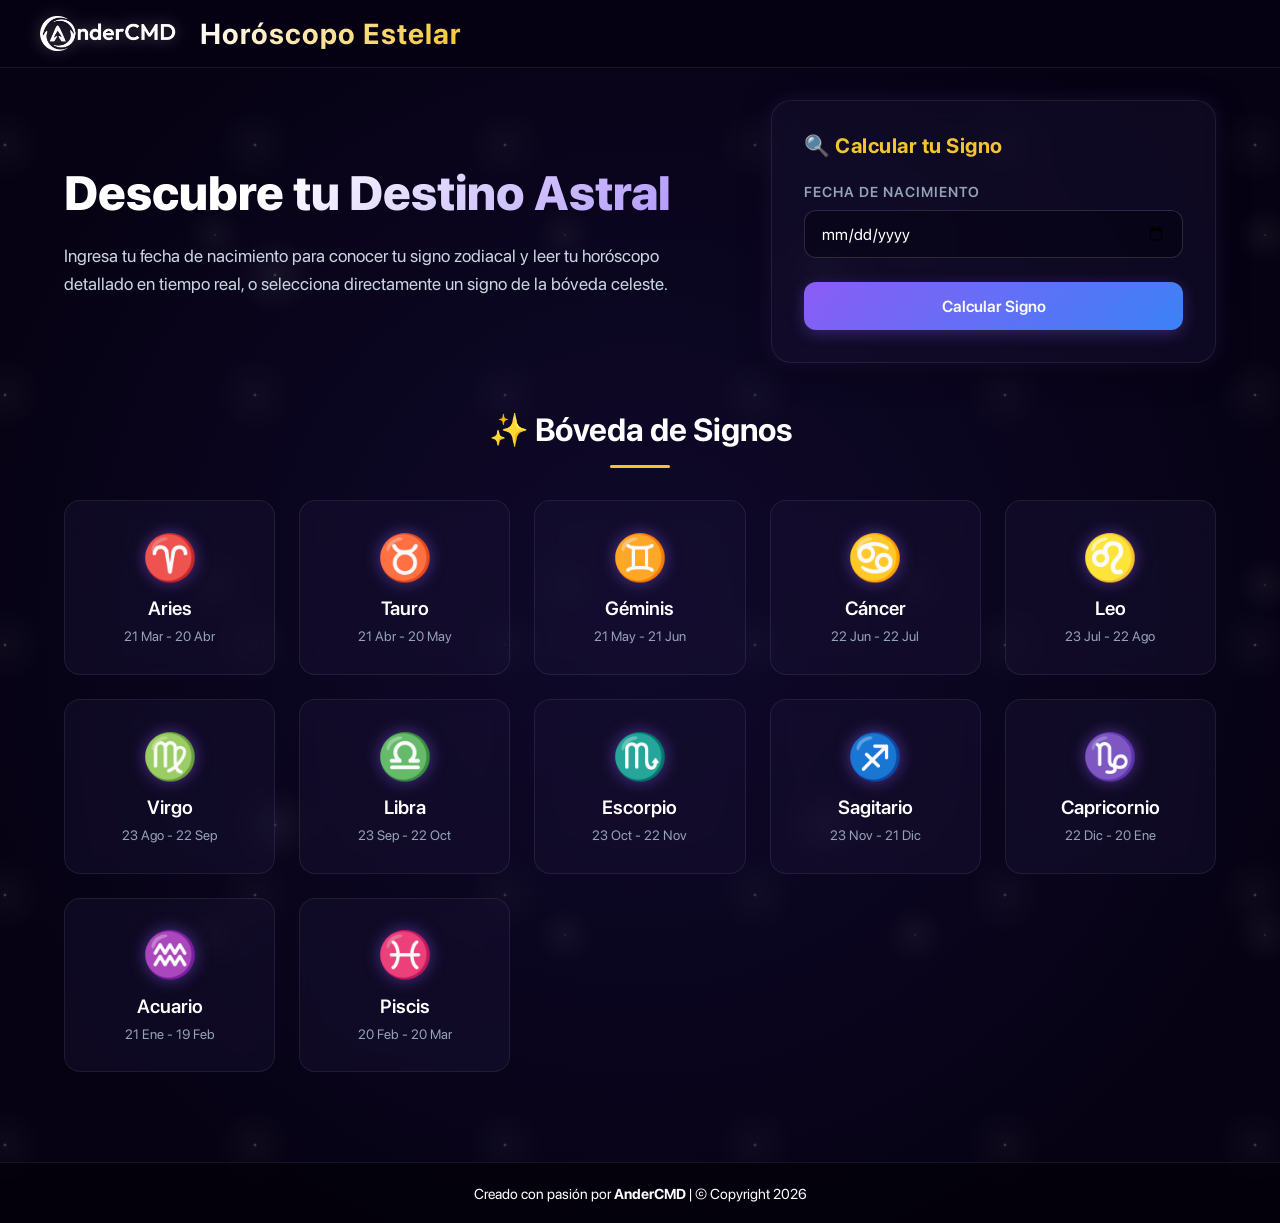
<file: Horoscope/index.html>
<!DOCTYPE html>
<html lang="es">
<head>
    <meta charset="UTF-8">
    <meta name="viewport" content="width=device-width, initial-scale=1.0">
    <title>AnderCMD | Horóscopo Estelar - Tu Horóscopo Diario y Signo Zodiacal</title>
    <meta name="description" content="Descubre tu signo zodiacal y consulta tu horóscopo diario en tiempo real. Predicciones astrológicas personalizadas de salud, amor, dinero y trabajo.">
    <meta name="keywords" content="horóscopo, horóscopo diario, calcular signo zodiacal, astrología, predicciones astrológicas, zodíaco, aries, tauro, géminis, cáncer, leo, virgo, libra, escorpio, sagitario, capricornio, acuario, piscis, andercmd">
    <meta name="author" content="AnderCMD">
    
    <!-- Open Graph / Facebook -->
    <meta property="og:type" content="website">
    <meta property="og:title" content="AnderCMD | Horóscopo Estelar - Tu Horóscopo Diario">
    <meta property="og:description" content="Calcula tu signo zodiacal y lee predicciones detalladas de las estrellas en tiempo real con una interfaz cósmica interactiva.">
    <meta property="og:image" content="../Global/Logos/Logo-Blanco.png">
    
    <!-- Twitter -->
    <meta property="twitter:card" content="summary_large_image">
    <meta property="twitter:title" content="AnderCMD | Horóscopo Estelar">
    <meta property="twitter:description" content="Calcula tu signo zodiacal y lee predicciones detalladas de las estrellas en tiempo real.">
    
    <link rel="shortcut icon" href="../Global/Icons/Icono-Blanco.ico" type="image/x-icon">
    <!-- Styles -->
    <link rel="stylesheet" href="./css/styles.css">
</head>
<body>
    <div class="stars-bg"></div>
    <div class="twinkling-bg"></div>

    <header>
        <div class="header-container">
            <img src="../Global/Logos/Logo-Blanco.png" alt="Logo de AnderCMD" class="Logo">
            <h1>Horóscopo Estelar</h1>
        </div>
    </header>

    <main>
        <section class="hero-section">
            <div class="hero-content">
                <h2>Descubre tu Destino Astral</h2>
                <p>Ingresa tu fecha de nacimiento para conocer tu signo zodiacal y leer tu horóscopo detallado en tiempo real, o selecciona directamente un signo de la bóveda celeste.</p>
            </div>

            <!-- Calculator Form -->
            <div class="calculator-card">
                <h3>🔍 Calcular tu Signo</h3>
                <form id="calcForm" onsubmit="calculateSign(event)">
                    <div class="form-group">
                        <label for="Fecha">Fecha de Nacimiento</label>
                        <input type="date" id="Fecha" required>
                    </div>
                    <button type="submit" class="btn-primary">Calcular Signo</button>
                </form>
            </div>
        </section>

        <!-- Zodiac Grid -->
        <section class="grid-section">
            <h3>✨ Bóveda de Signos</h3>
            <div class="zodiac-grid" id="zodiacGrid">
                <div class="zodiac-card" data-sign="Aries" onclick="selectSign('Aries')">
                    <span class="zodiac-symbol">♈️</span>
                    <h4>Aries</h4>
                    <span class="zodiac-date">21 Mar - 20 Abr</span>
                </div>
                <div class="zodiac-card" data-sign="Taurus" onclick="selectSign('Taurus')">
                    <span class="zodiac-symbol">♉️</span>
                    <h4>Tauro</h4>
                    <span class="zodiac-date">21 Abr - 20 May</span>
                </div>
                <div class="zodiac-card" data-sign="Gemini" onclick="selectSign('Gemini')">
                    <span class="zodiac-symbol">♊️</span>
                    <h4>Géminis</h4>
                    <span class="zodiac-date">21 May - 21 Jun</span>
                </div>
                <div class="zodiac-card" data-sign="Cancer" onclick="selectSign('Cancer')">
                    <span class="zodiac-symbol">♋️</span>
                    <h4>Cáncer</h4>
                    <span class="zodiac-date">22 Jun - 22 Jul</span>
                </div>
                <div class="zodiac-card" data-sign="Leo" onclick="selectSign('Leo')">
                    <span class="zodiac-symbol">♌️</span>
                    <h4>Leo</h4>
                    <span class="zodiac-date">23 Jul - 22 Ago</span>
                </div>
                <div class="zodiac-card" data-sign="Virgo" onclick="selectSign('Virgo')">
                    <span class="zodiac-symbol">♍️</span>
                    <h4>Virgo</h4>
                    <span class="zodiac-date">23 Ago - 22 Sep</span>
                </div>
                <div class="zodiac-card" data-sign="Libra" onclick="selectSign('Libra')">
                    <span class="zodiac-symbol">♎️</span>
                    <h4>Libra</h4>
                    <span class="zodiac-date">23 Sep - 22 Oct</span>
                </div>
                <div class="zodiac-card" data-sign="Scorpio" onclick="selectSign('Scorpio')">
                    <span class="zodiac-symbol">♏️</span>
                    <h4>Escorpio</h4>
                    <span class="zodiac-date">23 Oct - 22 Nov</span>
                </div>
                <div class="zodiac-card" data-sign="Sagittarius" onclick="selectSign('Sagittarius')">
                    <span class="zodiac-symbol">♐️</span>
                    <h4>Sagitario</h4>
                    <span class="zodiac-date">23 Nov - 21 Dic</span>
                </div>
                <div class="zodiac-card" data-sign="Capricorn" onclick="selectSign('Capricorn')">
                    <span class="zodiac-symbol">♑️</span>
                    <h4>Capricornio</h4>
                    <span class="zodiac-date">22 Dic - 20 Ene</span>
                </div>
                <div class="zodiac-card" data-sign="Aquarius" onclick="selectSign('Aquarius')">
                    <span class="zodiac-symbol">♒️</span>
                    <h4>Acuario</h4>
                    <span class="zodiac-date">21 Ene - 19 Feb</span>
                </div>
                <div class="zodiac-card" data-sign="Pisces" onclick="selectSign('Pisces')">
                    <span class="zodiac-symbol">♓️</span>
                    <h4>Piscis</h4>
                    <span class="zodiac-date">20 Feb - 20 Mar</span>
                </div>
            </div>
        </section>

        <!-- Horoscope Details Panel / Modal -->
        <div id="horoscopeModal" class="modal">
            <div class="modal-content">
                <span class="close-btn" onclick="closeModal()">&times;</span>
                
                <!-- Loading State -->
                <div class="loader-container" id="modalLoader">
                    <div class="nebula-spinner"></div>
                    <p>Consultando a las estrellas...</p>
                </div>

                <!-- Main Content (Hidden initially) -->
                <div id="modalData" class="modal-data hidden">
                    <div class="modal-header">
                        <div class="sign-header-info">
                            <span id="modalSignEmoji" class="modal-emoji"></span>
                            <div>
                                <h2 id="modalSignName"></h2>
                                <p id="modalSignDates" class="sub-text"></p>
                            </div>
                        </div>
                        <div class="date-badge" id="modalHoroscopeDate"></div>
                    </div>

                    <div class="modal-body-grid">
                        <!-- Theme & Insights -->
                        <div class="theme-card card-glow">
                            <h3>Tema General de Hoy</h3>
                            <p id="modalThemeText" class="theme-text"></p>
                        </div>

                        <!-- Lucky Elements -->
                        <div class="lucky-card card-glow">
                            <h3>Elementos de la Suerte</h3>
                            <div class="lucky-grid">
                                <div class="lucky-item">
                                    <span class="label">Números</span>
                                    <span id="luckyNumbers" class="value"></span>
                                </div>
                                <div class="lucky-item">
                                    <span class="label">Colores</span>
                                    <span id="luckyColors" class="value"></span>
                                </div>
                                <div class="lucky-item">
                                    <span class="label">Piedras</span>
                                    <span id="luckyStones" class="value"></span>
                                </div>
                                <div class="lucky-item">
                                    <span class="label">Fase Lunar</span>
                                    <span id="moonPhase" class="value"></span>
                                </div>
                            </div>
                        </div>

                        <!-- Life Areas Predictions -->
                        <div class="predictions-section">
                            <h3>Predicciones por Área</h3>
                            <div class="areas-grid" id="areasGrid">
                                <!-- Injected dynamically via JS -->
                            </div>
                        </div>

                        <!-- Daily Tips -->
                        <div class="tips-card card-glow">
                            <h3>Consejos de las Estrellas</h3>
                            <ul id="modalTipsList" class="tips-list"></ul>
                        </div>
                    </div>
                </div>
            </div>
        </div>
    </main>

    <footer>
        <p>Creado con pasión por <b>AnderCMD</b> | <span>© Copyright 2026</span></p>
    </footer>

    <!-- Scripts -->
    <script src="./js/horoscope.js"></script>
</body>
</html>
</file>
<file: Horoscope/css/styles.css>
@font-face {
    font-family: 'SF Pro Display';
    src: url('../../Global/Fonts/SF-Pro-Display-Thin.woff2') format('woff2');
    font-weight: 300;
    font-style: normal;
}

@font-face {
    font-family: 'SF Pro Display';
    src: url('../../Global/Fonts/SF-Pro-Display-Regular.woff2') format('woff2');
    font-weight: 400;
    font-style: normal;
}

@font-face {
    font-family: 'SF Pro Display';
    src: url('../../Global/Fonts/SF-Pro-Display-Medium.woff2') format('woff2');
    font-weight: 500;
    font-style: normal;
}

@font-face {
    font-family: 'SF Pro Display';
    src: url('../../Global/Fonts/SF-Pro-Display-Semibold.woff2') format('woff2');
    font-weight: 600;
    font-style: normal;
}

@font-face {
    font-family: 'SF Pro Display';
    src: url('../../Global/Fonts/SF-Pro-Display-Bold.woff2') format('woff2');
    font-weight: 700;
    font-style: normal;
}

@font-face {
    font-family: 'SF Pro Display';
    src: url('../../Global/Fonts/SF-Pro-Display-Heavy.woff2') format('woff2');
    font-weight: 800;
    font-style: normal;
}

/* --- Reset & Global --- */
* {
    box-sizing: border-box;
    padding: 0;
    margin: 0;
    text-decoration: none;
    color: #ffffff;
    font-family: 'SF Pro Display', -apple-system, BlinkMacSystemFont, "SF Pro Text", "SF Pro", "Helvetica Neue", Helvetica, Arial, sans-serif;
}

:root {
    --bg-primary: #060213;
    --bg-secondary: #0d0626;
    --accent-gold: #f4c430;
    --accent-purple: #8b5cf6;
    --accent-blue: #3b82f6;
    --card-bg: rgba(25, 18, 52, 0.45);
    --border-color: rgba(255, 255, 255, 0.08);
    --shadow-glow: rgba(139, 92, 246, 0.15);
}

body {
    background-color: var(--bg-primary);
    min-height: 100vh;
    display: flex;
    flex-direction: column;
    overflow-x: hidden;
    position: relative;
}

/* Star Backgrounds */
.stars-bg {
    position: absolute;
    width: 100%;
    height: 100%;
    top: 0;
    left: 0;
    z-index: -2;
    background-image: 
        radial-gradient(white, rgba(255,255,255,.2) 2px, transparent 40px),
        radial-gradient(white, rgba(255,255,255,.15) 1px, transparent 30px),
        radial-gradient(white, rgba(255,255,255,.1) 2px, transparent 40px);
    background-size: 550px 550px, 350px 350px, 250px 250px;
    background-position: 0 0, 40px 60px, 130px 270px;
    opacity: 0.3;
}

.twinkling-bg {
    position: absolute;
    width: 100%;
    height: 100%;
    top: 0;
    left: 0;
    z-index: -1;
    background: radial-gradient(circle at 50% 50%, rgba(30, 20, 80, 0.4) 0%, transparent 80%);
    pointer-events: none;
}

/* --- Header --- */
header {
    background: rgba(6, 2, 19, 0.8);
    backdrop-filter: blur(12px);
    border-bottom: 1px solid var(--border-color);
    padding: 1em 2em;
    position: sticky;
    top: 0;
    z-index: 10;
}

.header-container {
    max-width: 1200px;
    margin: 0 auto;
    display: flex;
    align-items: center;
    gap: 1.5em;
}

header .Logo {
    height: 2.2em;
    filter: drop-shadow(0 0 8px rgba(255, 255, 255, 0.3));
    transition: transform 0.3s ease;
}

header .Logo:hover {
    transform: rotate(360deg);
}

header h1 {
    font-size: 1.8em;
    font-weight: 700;
    letter-spacing: 1px;
    background: linear-gradient(135deg, #ffffff 0%, var(--accent-gold) 100%);
    -webkit-background-clip: text;
    background-clip: text;
    -webkit-text-fill-color: transparent;
}

/* --- Main Layout --- */
main {
    flex-grow: 1;
    max-width: 1200px;
    width: 100%;
    margin: 0 auto;
    padding: 2em 1.5em;
    display: flex;
    flex-direction: column;
    gap: 3em;
}

/* --- Hero & Calculator --- */
.hero-section {
    display: grid;
    grid-template-columns: 1.2fr 0.8fr;
    align-items: center;
    gap: 2.5em;
}

.hero-content h2 {
    font-size: 3em;
    font-weight: 800;
    margin-bottom: 0.4em;
    line-height: 1.2;
    background: linear-gradient(135deg, #ffffff 30%, #a78bfa 100%);
    -webkit-background-clip: text;
    background-clip: text;
    -webkit-text-fill-color: transparent;
}

.hero-content p {
    color: #cbd5e1;
    font-size: 1.1em;
    line-height: 1.6;
}

/* Calculator Card */
.calculator-card {
    background: var(--card-bg);
    border: 1px solid var(--border-color);
    border-radius: 1.25rem;
    padding: 2em;
    backdrop-filter: blur(16px);
    box-shadow: 0 8px 32px 0 rgba(0, 0, 0, 0.37), 0 0 20px var(--shadow-glow);
}

.calculator-card h3 {
    font-size: 1.3em;
    margin-bottom: 1.2em;
    color: var(--accent-gold);
    letter-spacing: 0.5px;
}

.form-group {
    display: flex;
    flex-direction: column;
    gap: 0.6em;
    margin-bottom: 1.5em;
}

.form-group label {
    font-size: 0.9em;
    color: #94a3b8;
    text-transform: uppercase;
    letter-spacing: 1px;
    font-weight: 600;
}

.form-group input {
    width: 100%;
    padding: 0.8em 1em;
    border-radius: 0.75rem;
    background: rgba(6, 2, 19, 0.6);
    border: 1px solid rgba(255, 255, 255, 0.15);
    color: white;
    font-size: 1em;
    transition: all 0.3s ease;
}

.form-group input:focus {
    outline: none;
    border-color: var(--accent-purple);
    box-shadow: 0 0 10px rgba(139, 92, 246, 0.4);
}

.btn-primary {
    width: 100%;
    padding: 0.9em;
    border: none;
    border-radius: 0.75rem;
    background: linear-gradient(135deg, var(--accent-purple) 0%, var(--accent-blue) 100%);
    font-size: 1em;
    font-weight: 600;
    cursor: pointer;
    transition: all 0.3s ease;
    box-shadow: 0 4px 15px rgba(139, 92, 246, 0.3);
}

.btn-primary:hover {
    transform: translateY(-2px);
    box-shadow: 0 6px 20px rgba(139, 92, 246, 0.5);
    filter: brightness(1.1);
}

/* --- Bóveda de Signos (Grid) --- */
.grid-section h3 {
    font-size: 2em;
    margin-bottom: 1em;
    text-align: center;
    position: relative;
}

.grid-section h3::after {
    content: '';
    display: block;
    width: 60px;
    height: 3px;
    background: var(--accent-gold);
    margin: 0.5em auto 0;
    border-radius: 2px;
}

.zodiac-grid {
    display: grid;
    grid-template-columns: repeat(auto-fill, minmax(180px, 1fr));
    gap: 1.5em;
}

.zodiac-card {
    background: var(--card-bg);
    border: 1px solid var(--border-color);
    border-radius: 1rem;
    padding: 1.8em 1em;
    text-align: center;
    cursor: pointer;
    transition: all 0.3s cubic-bezier(0.4, 0, 0.2, 1);
    backdrop-filter: blur(10px);
}

.zodiac-card:hover {
    transform: translateY(-8px);
    border-color: var(--accent-purple);
    box-shadow: 0 10px 25px rgba(139, 92, 246, 0.25), 0 0 15px var(--shadow-glow);
    background: rgba(25, 18, 52, 0.7);
}

.zodiac-symbol {
    font-size: 2.8em;
    display: block;
    margin-bottom: 0.3em;
    filter: drop-shadow(0 0 8px rgba(139, 92, 246, 0.5));
    transition: transform 0.3s ease;
}

.zodiac-card:hover .zodiac-symbol {
    transform: scale(1.15) rotate(5deg);
}

.zodiac-card h4 {
    font-size: 1.2em;
    font-weight: 600;
    margin-bottom: 0.3em;
}

.zodiac-date {
    font-size: 0.85em;
    color: #94a3b8;
}

/* --- Modal & Results --- */
.modal {
    display: none;
    position: fixed;
    top: 0;
    left: 0;
    width: 100%;
    height: 100%;
    background: rgba(3, 1, 10, 0.85);
    backdrop-filter: blur(12px);
    z-index: 100;
    justify-content: center;
    align-items: center;
    opacity: 0;
    transition: opacity 0.4s ease;
    padding: 1.5em;
}

.modal.active {
    display: flex;
    opacity: 1;
}

.modal-content {
    background: var(--bg-secondary);
    border: 1px solid rgba(255, 255, 255, 0.1);
    border-radius: 1.5rem;
    max-width: 900px;
    width: 100%;
    max-height: 90vh;
    overflow-y: auto;
    position: relative;
    padding: 2.5em;
    box-shadow: 0 15px 50px rgba(0, 0, 0, 0.8), 0 0 40px var(--shadow-glow);
    animation: slideUp 0.4s cubic-bezier(0.4, 0, 0.2, 1);
}

.close-btn {
    position: absolute;
    top: 1.2em;
    right: 1.5em;
    font-size: 2em;
    cursor: pointer;
    color: #94a3b8;
    transition: color 0.3s ease;
}

.close-btn:hover {
    color: white;
}

/* Scrollbar customization for Modal */
.modal-content::-webkit-scrollbar {
    width: 8px;
}
.modal-content::-webkit-scrollbar-track {
    background: rgba(6, 2, 19, 0.5);
    border-radius: 4px;
}
.modal-content::-webkit-scrollbar-thumb {
    background: rgba(139, 92, 246, 0.5);
    border-radius: 4px;
}

/* Loader */
.loader-container {
    display: flex;
    flex-direction: column;
    align-items: center;
    gap: 1.5em;
    padding: 4em 0;
}

.nebula-spinner {
    width: 60px;
    height: 60px;
    border: 4px solid rgba(139, 92, 246, 0.2);
    border-top-color: var(--accent-gold);
    border-bottom-color: var(--accent-purple);
    border-radius: 50%;
    animation: spin 1.2s linear infinite;
}

/* Modal Content Grid */
.modal-data {
    display: flex;
    flex-direction: column;
    gap: 2em;
}

.modal-header {
    display: flex;
    justify-content: space-between;
    align-items: center;
    border-bottom: 1px solid var(--border-color);
    padding-bottom: 1.5em;
    gap: 1em;
}

.sign-header-info {
    display: flex;
    align-items: center;
    gap: 1.2em;
}

.modal-emoji {
    font-size: 3.5em;
    filter: drop-shadow(0 0 10px var(--accent-purple));
}

#modalSignName {
    font-size: 2.2em;
    font-weight: 700;
}

.sub-text {
    color: #94a3b8;
}

.date-badge {
    background: linear-gradient(135deg, rgba(139, 92, 246, 0.3) 0%, rgba(59, 82, 246, 0.3) 100%);
    border: 1px solid rgba(139, 92, 246, 0.3);
    padding: 0.5em 1.2em;
    border-radius: 2rem;
    font-weight: 600;
    font-size: 0.9em;
}

/* Cards & Layout */
.modal-body-grid {
    display: flex;
    flex-direction: column;
    gap: 1.8em;
}

.card-glow {
    background: rgba(255, 255, 255, 0.03);
    border: 1px solid var(--border-color);
    border-radius: 1rem;
    padding: 1.8em;
}

.theme-card {
    border-left: 4px solid var(--accent-gold);
}

.theme-card h3, .lucky-card h3, .predictions-section h3, .tips-card h3 {
    font-size: 1.1em;
    text-transform: uppercase;
    letter-spacing: 1px;
    margin-bottom: 1em;
    color: var(--accent-gold);
    font-weight: 600;
}

.theme-text {
    font-size: 1.15em;
    line-height: 1.6;
    color: #e2e8f0;
}

/* Lucky Grid */
.lucky-grid {
    display: grid;
    grid-template-columns: repeat(4, 1fr);
    gap: 1.5em;
}

.lucky-item {
    display: flex;
    flex-direction: column;
    gap: 0.4em;
}

.lucky-item .label {
    font-size: 0.85em;
    color: #94a3b8;
}

.lucky-item .value {
    font-size: 1.1em;
    font-weight: 600;
    text-transform: capitalize;
}

/* Areas Grid */
.areas-grid {
    display: grid;
    grid-template-columns: repeat(auto-fill, minmax(250px, 1fr));
    gap: 1.2em;
}

.area-card {
    background: rgba(255, 255, 255, 0.02);
    border: 1px solid var(--border-color);
    border-radius: 0.75rem;
    padding: 1.2em;
    transition: all 0.3s ease;
}

.area-card:hover {
    background: rgba(255, 255, 255, 0.05);
    border-color: rgba(139, 92, 246, 0.3);
}

.area-card-header {
    display: flex;
    align-items: center;
    gap: 0.6em;
    margin-bottom: 0.6em;
}

.area-emoji {
    font-size: 1.3em;
}

.area-title {
    font-weight: 600;
    font-size: 1em;
}

.area-prediction {
    font-size: 0.9em;
    color: #cbd5e1;
    line-height: 1.5;
}

.area-rating {
    margin-left: auto;
    font-size: 0.8em;
    color: var(--accent-gold);
    font-weight: bold;
}

/* Tips */
.tips-list {
    list-style-type: none;
    display: flex;
    flex-direction: column;
    gap: 0.8em;
}

.tips-list li {
    font-size: 0.95em;
    line-height: 1.5;
    position: relative;
    padding-left: 1.5em;
    color: #cbd5e1;
}

.tips-list li::before {
    content: '✦';
    position: absolute;
    left: 0;
    color: var(--accent-gold);
}

/* Helpers */
.hidden {
    display: none !important;
}

/* --- Footer --- */
footer {
    border-top: 1px solid var(--border-color);
    background: rgba(3, 1, 10, 0.8);
    padding: 1.5em;
    text-align: center;
    margin-top: 4em;
    font-size: 0.9em;
    color: #94a3b8;
}

footer b {
    color: white;
}

/* --- Animations --- */
@keyframes spin {
    to { transform: rotate(360deg); }
}

@keyframes slideUp {
    from {
        opacity: 0;
        transform: translateY(30px);
    }
    to {
        opacity: 1;
        transform: translateY(0);
    }
}

/* --- Responsive Media Queries --- */
@media screen and (max-width: 968px) {
    .hero-section {
        grid-template-columns: 1fr;
        gap: 2em;
    }
    
    .hero-content h2 {
        font-size: 2.5em;
    }

    .lucky-grid {
        grid-template-columns: repeat(2, 1fr);
    }
}

@media screen and (max-width: 600px) {
    header {
        padding: 1em;
    }

    header h1 {
        font-size: 1.4em;
    }

    .hero-content h2 {
        font-size: 2em;
    }

    .modal-content {
        padding: 1.5em;
    }

    .modal-header {
        flex-direction: column;
        align-items: flex-start;
        gap: 0.8em;
    }

    .date-badge {
        align-self: flex-start;
    }

    .lucky-grid {
        grid-template-columns: 1fr;
    }
}
</file>
